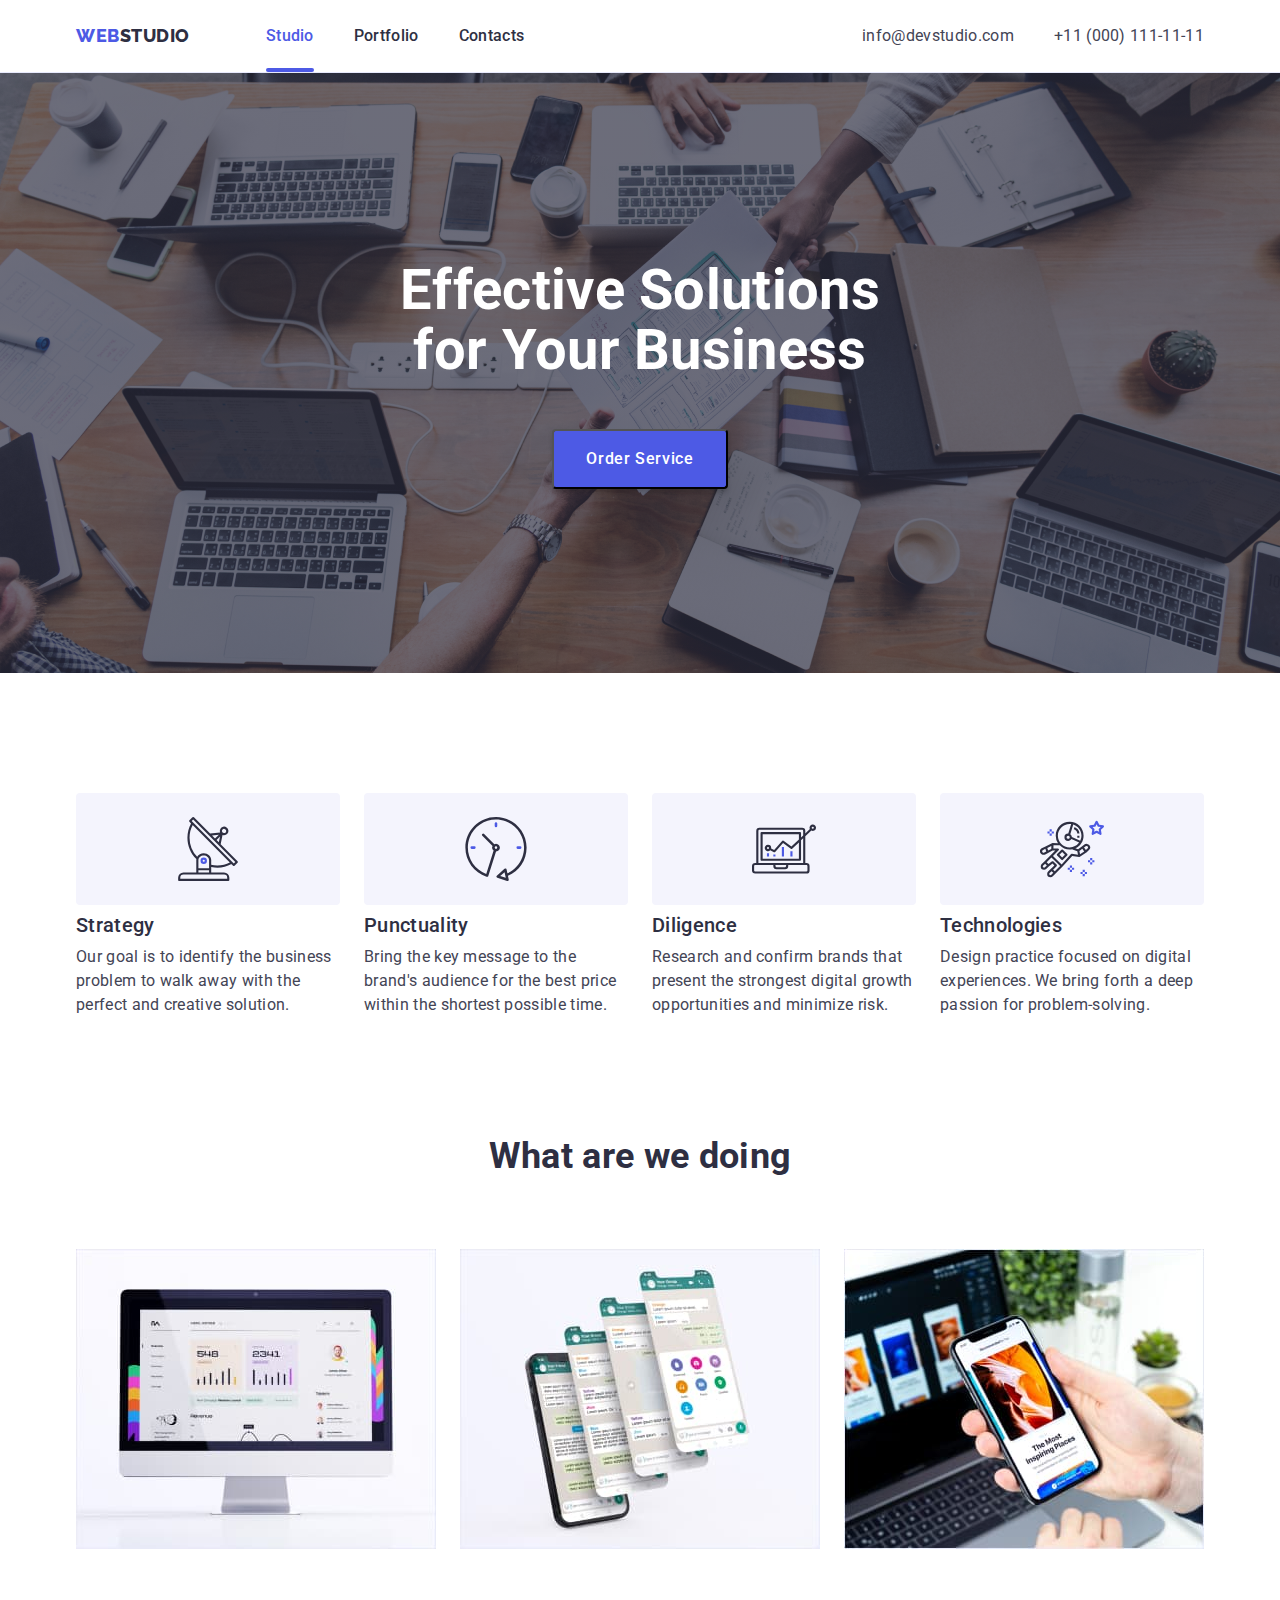
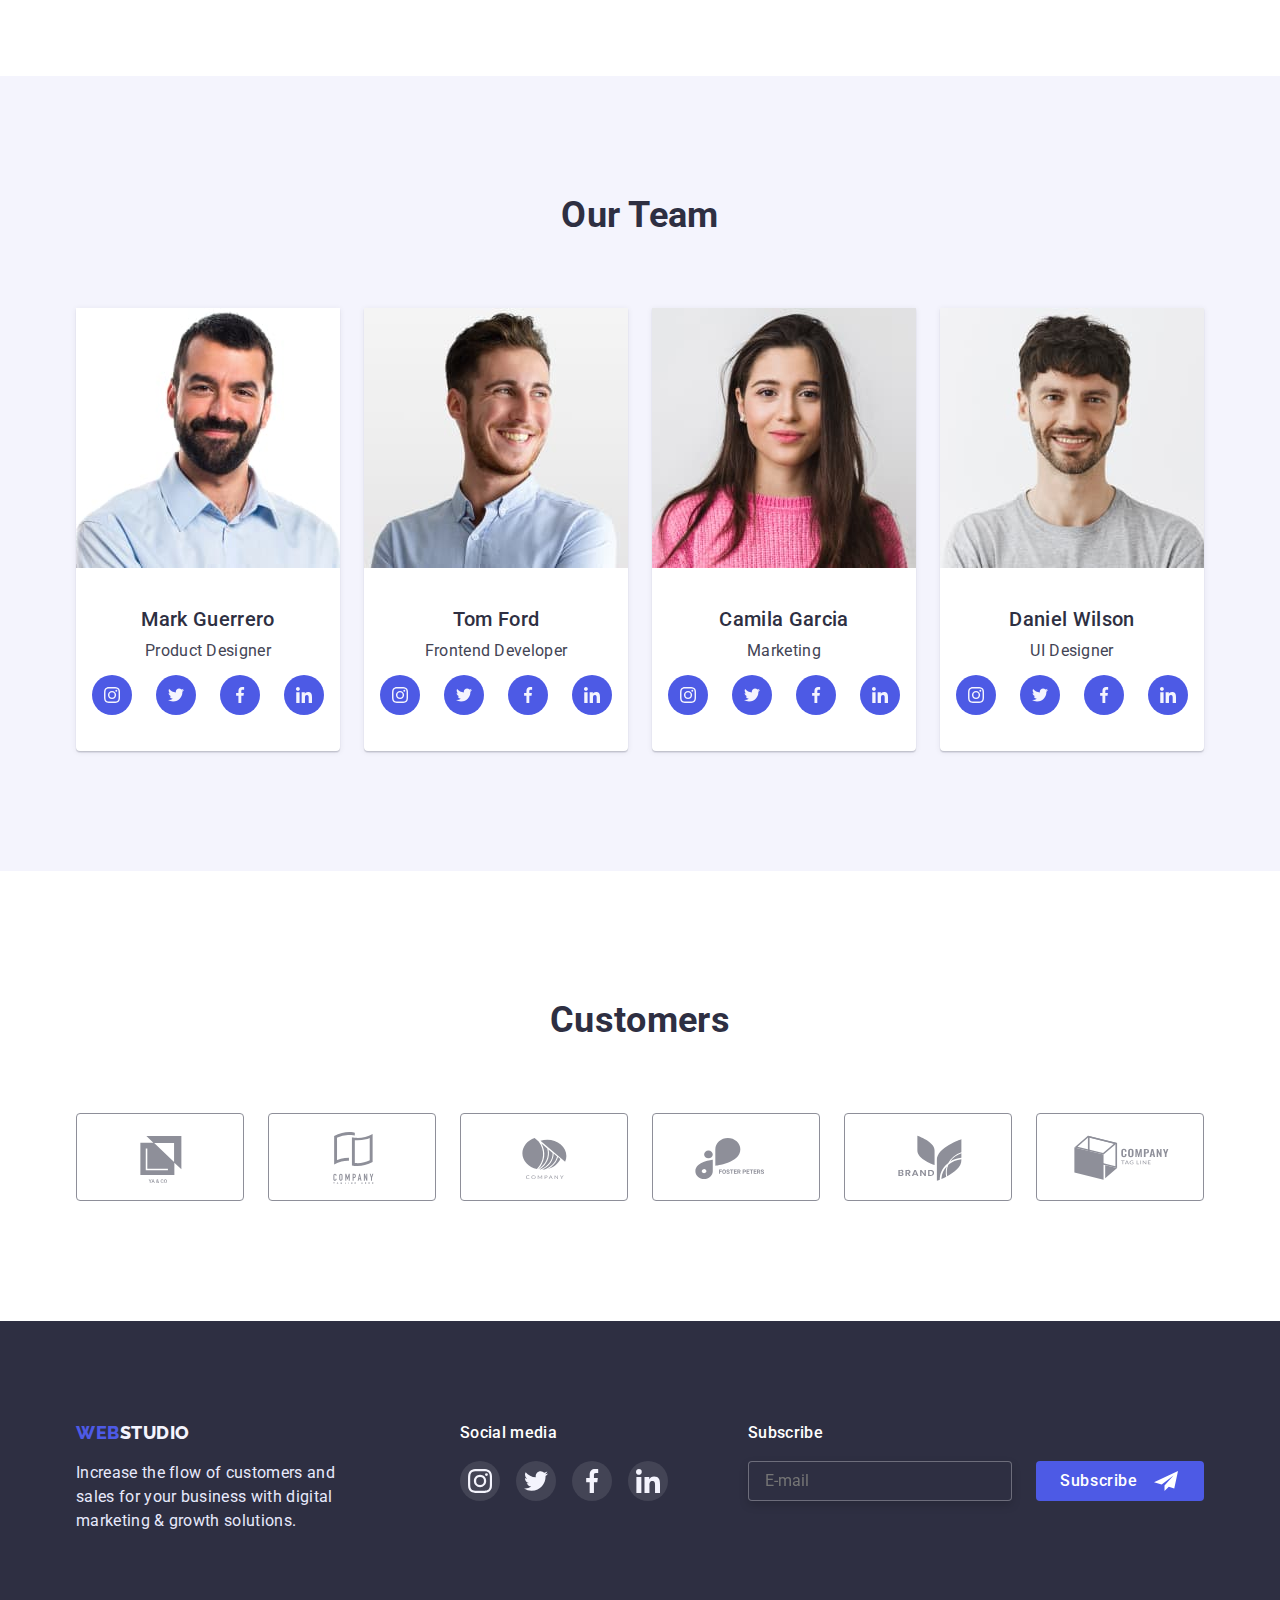
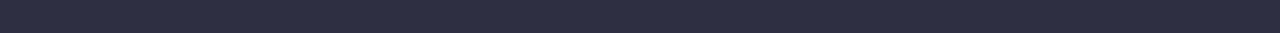
<file: index.html>
<!DOCTYPE html>
<html lang="en">
  <head>
    <meta charset="UTF-8" />
    <meta http-equiv="X-UA-Compatible" content="IE=edge" />
    <meta name="viewport" content="width=device-width, initial-scale=1.0" />
    <title>Document</title>
    <link
      rel="stylesheet"
      href="https://fonts.googleapis.com/css2?family=Raleway:wght@800&family=Roboto:wght@400;500;700&display=swap"
    />
    <link
      rel="stylesheet"
      href="https://cdnjs.cloudflare.com/ajax/libs/modern-normalize/1.1.0/modern-normalize.min.css"
    />
    <link rel="stylesheet" href="./css/styles.css" />
  </head>
  <body>
    <header class="header">
      <div class="container nav-items">
        <nav class="header-nav">
          <a href="./index.html" class="header-logo"><span>Web</span>studio</a>

          <ul class="site-nav">
            <li class="nav-item item">
              <a href="./index.html" class="link current">Studio</a>
            </li>
            <li class="nav-item item">
              <a href="./portfolio.html" class="link">Portfolio</a>
            </li>
            <li class="nav-item item"><a href="" class="link">Contacts</a></li>
          </ul>
        </nav>

        <ul class="contact-list">
          <li class="item">
            <a href="" class="contacts">info@devstudio.com</a>
          </li>
          <li class="item">
            <a href="" class="contacts">+11 (000) 111-11-11</a>
          </li>
        </ul>
      </div>
    </header>

    <main>
      <!--Hero section-->
      <section class="hero">
        <div class="container">
          <h1 class="hero-title">Effective Solutions for Your Business</h1>

          <button type="button" class="button button-hero" data-modal-open>
            Order Service
          </button>
        </div>
      </section>

      <!--Features list-->
      <section class="section">
        <h2 class="visually-hidden">Перечень услуг</h2>
        <div class="container">
          <ul class="features">
            <li class="feture-item item icon-antenna">
              <div class="feature-thumb">
                <svg class="feature-icon" width="64" height="64">
                  <use href="./images/symbol-defs.svg#icon-antenna"></use>
                </svg>
              </div>
              <h3 class="feature-title title">Strategy</h3>
              <p>
                Our goal is to identify the business problem to walk away with
                the perfect and creative solution.
              </p>
            </li>
            <li class="feture-item item">
              <div class="feature-thumb">
                <svg class="feature-icon" width="64" height="64">
                  <use href="./images/symbol-defs.svg#icon-clock"></use>
                </svg>
              </div>
              <h3 class="title">Punctuality</h3>
              <p>
                Bring the key message to the brand's audience for the best price
                within the shortest possible time.
              </p>
            </li>
            <li class="feture-item item icon-diagram">
              <div class="feature-thumb">
                <svg class="feature-icon" width="64" height="64">
                  <use href="./images/symbol-defs.svg#icon-diagram"></use>
                </svg>
              </div>
              <h3 class="title">Diligence</h3>
              <p>
                Research and confirm brands that present the strongest digital
                growth opportunities and minimize risk.
              </p>
            </li>
            <li class="feture-item item icon-astronaut">
              <div class="feature-thumb">
                <svg class="feature-icon" width="64" height="64">
                  <use href="./images/symbol-defs.svg#icon-astronaut"></use>
                </svg>
              </div>
              <h3 class="title">Technologies</h3>
              <p>
                Design practice focused on digital experiences. We bring forth a
                deep passion for problem-solving.
              </p>
            </li>
          </ul>
        </div>
      </section>

      <!--Examples photo-->
      <section class="section padding-bottom">
        <div class="container">
          <h2 class="section-title">What are we doing</h2>

          <ul class="examples">
            <li class="item">
              <img src="./images/img1.jpg" alt="Screen" width="360" />
            </li>
            <li class="item">
              <img src="./images/img2.jpg" alt="Three phones" width="360" />
            </li>
            <li class="item">
              <img src="./images/img3.jpg" alt="One phone" width="360" />
            </li>
          </ul>
        </div>
      </section>

      <!--Team section-->
      <section class="section team">
        <div class="container">
          <h2 class="section-title">Our Team</h2>

          <ul class="team">
            <li class="item">
              <img src="./images/img-mark.jpg" alt="Mark" width="264" />
              <h3 class="team-title">Mark Guerrero</h3>
              <p>Product Designer</p>
              <div class="team-thumb">
                <a class="team-link" href="">
                  <svg class="team-icon" width="16" height="16">
                    <use href="./images/symbol-defs.svg#icon-instagram"></use>
                  </svg>
                </a>
                <a class="team-link" href="">
                  <svg class="team-icon" width="16" height="16">
                    <use href="./images/symbol-defs.svg#icon-twitter"></use>
                  </svg>
                </a>
                <a class="team-link" href="">
                  <svg class="team-icon" width="16" height="16">
                    <use href="./images/symbol-defs.svg#icon-facebook"></use>
                  </svg>
                </a>
                <a class="team-link" href="">
                  <svg class="team-icon" width="16" height="16">
                    <use href="./images/symbol-defs.svg#icon-linkedin"></use>
                  </svg>
                </a>
              </div>
            </li>
            <li class="item">
              <img src="./images/img-tom.jpg" alt="Tom" width="264" />
              <h3 class="team-title">Tom Ford</h3>
              <p>Frontend Developer</p>
              <div class="team-thumb">
                <a class="team-link" href="">
                  <svg class="team-icon" width="16" height="16">
                    <use href="./images/symbol-defs.svg#icon-instagram"></use>
                  </svg>
                </a>
                <a class="team-link" href="">
                  <svg class="team-icon" width="16" height="16">
                    <use href="./images/symbol-defs.svg#icon-twitter"></use>
                  </svg>
                </a>
                <a class="team-link" href="">
                  <svg class="team-icon" width="16" height="16">
                    <use href="./images/symbol-defs.svg#icon-facebook"></use>
                  </svg>
                </a>
                <a class="team-link" href="">
                  <svg class="team-icon" width="16" height="16">
                    <use href="./images/symbol-defs.svg#icon-linkedin"></use>
                  </svg>
                </a>
              </div>
            </li>
            <li class="item">
              <img src="./images/img-camila.jpg" alt="Camila" width="264" />
              <h3 class="team-title">Camila Garcia</h3>
              <p>Marketing</p>
              <div class="team-thumb">
                <a class="team-link" href="">
                  <svg class="team-icon" width="16" height="16">
                    <use href="./images/symbol-defs.svg#icon-instagram"></use>
                  </svg>
                </a>
                <a class="team-link" href="">
                  <svg class="team-icon" width="16" height="16">
                    <use href="./images/symbol-defs.svg#icon-twitter"></use>
                  </svg>
                </a>
                <a class="team-link" href="">
                  <svg class="team-icon" width="16" height="16">
                    <use href="./images/symbol-defs.svg#icon-facebook"></use>
                  </svg>
                </a>
                <a class="team-link" href="">
                  <svg class="team-icon" width="16" height="16">
                    <use href="./images/symbol-defs.svg#icon-linkedin"></use>
                  </svg>
                </a>
              </div>
            </li>
            <li class="item">
              <img src="./images/img-daniel.jpg" alt="Daniel" width="264" />
              <h3 class="team-title">Daniel Wilson</h3>
              <p class="team-txt">UI Designer</p>
              <div class="team-thumb">
                <a class="team-link" href="">
                  <svg class="team-icon" width="16" height="16">
                    <use href="./images/symbol-defs.svg#icon-instagram"></use>
                  </svg>
                </a>
                <a class="team-link" href="">
                  <svg class="team-icon" width="16" height="16">
                    <use href="./images/symbol-defs.svg#icon-twitter"></use>
                  </svg>
                </a>
                <a class="team-link" href="">
                  <svg class="team-icon" width="16" height="16">
                    <use href="./images/symbol-defs.svg#icon-facebook"></use>
                  </svg>
                </a>
                <a class="team-link" href="">
                  <svg class="team-icon" width="16" height="16">
                    <use href="./images/symbol-defs.svg#icon-linkedin"></use>
                  </svg>
                </a>
              </div>
            </li>
          </ul>
        </div>
      </section>
    </main>

    <section class="section customer-section">
      <div class="container">
        <h2 class="section-title">Customers</h2>
        <ul class="customer-list">
          <li>
            <a class="customer-link" href="">
              <svg class="customer-icon">
                <use href="./images/symbol-defs.svg#icon-customer1"></use>
              </svg>
            </a>
          </li>
          <li>
            <a class="customer-link" href="">
              <svg class="customer-icon">
                <use href="./images/symbol-defs.svg#icon-customer2"></use>
              </svg>
            </a>
          </li>
          <li>
            <a class="customer-link" href="">
              <svg class="customer-icon">
                <use href="./images/symbol-defs.svg#icon-customer3"></use>
              </svg>
            </a>
          </li>
          <li>
            <a class="customer-link" href="">
              <svg class="customer-icon">
                <use href="./images/symbol-defs.svg#icon-customer4"></use>
              </svg>
            </a>
          </li>
          <li>
            <a class="customer-link" href="">
              <svg class="customer-icon">
                <use href="./images/symbol-defs.svg#icon-customer5"></use>
              </svg>
            </a>
          </li>
          <li>
            <a class="customer-link" href="">
              <svg class="customer-icon">
                <use href="./images/symbol-defs.svg#icon-customer6"></use>
              </svg>
            </a>
          </li>
        </ul>
      </div>
    </section>

    <!--Footer-->
    <footer class="footer">
      <div class="container footer-container">
        <div class="footer-content">
          <a href="./index.html" class="footer-logo"><span>Web</span>studio</a>
          <p>
            Increase the flow of customers and sales for your business with
            digital marketing & growth solutions.
          </p>
        </div>
        <div class="footer-media">
          <h2 class="footer-title">Social media</h2>
          <ul class="footer-list">
            <li class="footer-item">
              <a href="" class="footer-link">
                <svg class="footer-icon">
                  <use href="./images/symbol-defs.svg#icon-instagram"></use>
                </svg>
              </a>
            </li>
            <li class="footer-item">
              <a href="" class="footer-link">
                <svg class="footer-icon">
                  <use href="./images/symbol-defs.svg#icon-twitter"></use>
                </svg>
              </a>
            </li>
            <li class="footer-item">
              <a href="" class="footer-link">
                <svg class="footer-icon">
                  <use href="./images/symbol-defs.svg#icon-facebook"></use>
                </svg>
              </a>
            </li>
            <li class="footer-item">
              <a href="" class="footer-link">
                <svg class="footer-icon">
                  <use href="./images/symbol-defs.svg#icon-linkedin"></use>
                </svg>
              </a>
            </li>
          </ul>
          </div>
        
        <!-- Footer form -->
        <div class="footer-form">
          <b class="footer-title">Subscribe</b>

      <form class="footer-fom">
          <div class="footer-input-button">
            <label for="email"></label>
            <input
              class="footer-input"
              type="email"
              name="email"
              id="email"
              placeholder="E-mail"
            />

            <button class="footer-btn button" type="submit">
              Subscribe
              <svg class="footer-airplane">
                <use
                  href="./images/symbol-defs.svg#icon-airplane"
                  width="24"
                  height="24"
                ></use>
              </svg>
            </button>
          </div>
        </div>
      </form>
      </div>
    </footer>

    <!-- Modal -->
    <div class="backdrop is-hidden" data-modal>
      <div class="modal">
        <button class="close-btn" data-modal-close>
          <svg class="icon-close">
            <use href="./images/symbol-defs.svg#icon-close"></use>
          </svg>
        </button>
        <h2 class="modal-title">
          Leave your contacts and we will call you back
        </h2>
        <form class="form js-speaker-form" autocomplete="on">
          <div class="form-field">
            <label for="name" class="form-label">Name</label>
            <input class="form-input" type="text" name="name" id="name" />
            <svg class="modal-icon" width="18" height="18">
              <use href="./images/symbol-defs.svg#icon-person"></use>
            </svg>
          </div>

          <div class="form-field">
            <label for="tel" class="form-label">Phone</label>
            <input class="form-input" type="tel" name="tel" id="tel" />
            <svg class="modal-icon" width="18" height="18">
              <use href="./images/symbol-defs.svg#icon-phone"></use>
            </svg>
          </div>

          <div class="form-field">
            <label class="form-label" for="mail">Email</label>
            <input class="form-input" type="email" name="mail" id="mail" />
            <svg class="modal-icon" width="18" height="18">
              <use href="./images/symbol-defs.svg#icon-email"></use>
            </svg>
          </div>

          <div class="form-field">
            <label class="form-label" for="comment">Comment</label>
            <textarea
              class="form-input comment"
              name="comment"
              id="comment"
              cols="30"
              rows="10"
              placeholder="Text input"
            ></textarea>
          </div>

          <label class="checkbox-label">
            <input class="checkbox" type="checkbox" name="accept" value="accept" />
            <span class="checkbox-icon">
              <svg width="10" height="7">
                <use href="./images/symbol-defs.svg#icon-checked"></use>
              </svg>
            </span>
            I accept the terms and conditions of the 
            <span class="policy"><a class="link" href="">Privacy Policy</a></span>
          </label>

          <button class="modal-btn button" type="submit">Send</button>
        </form>
      </div>
    </div>

    <script src="./js/modal.js"></script>
  </body>
</html>
</file>
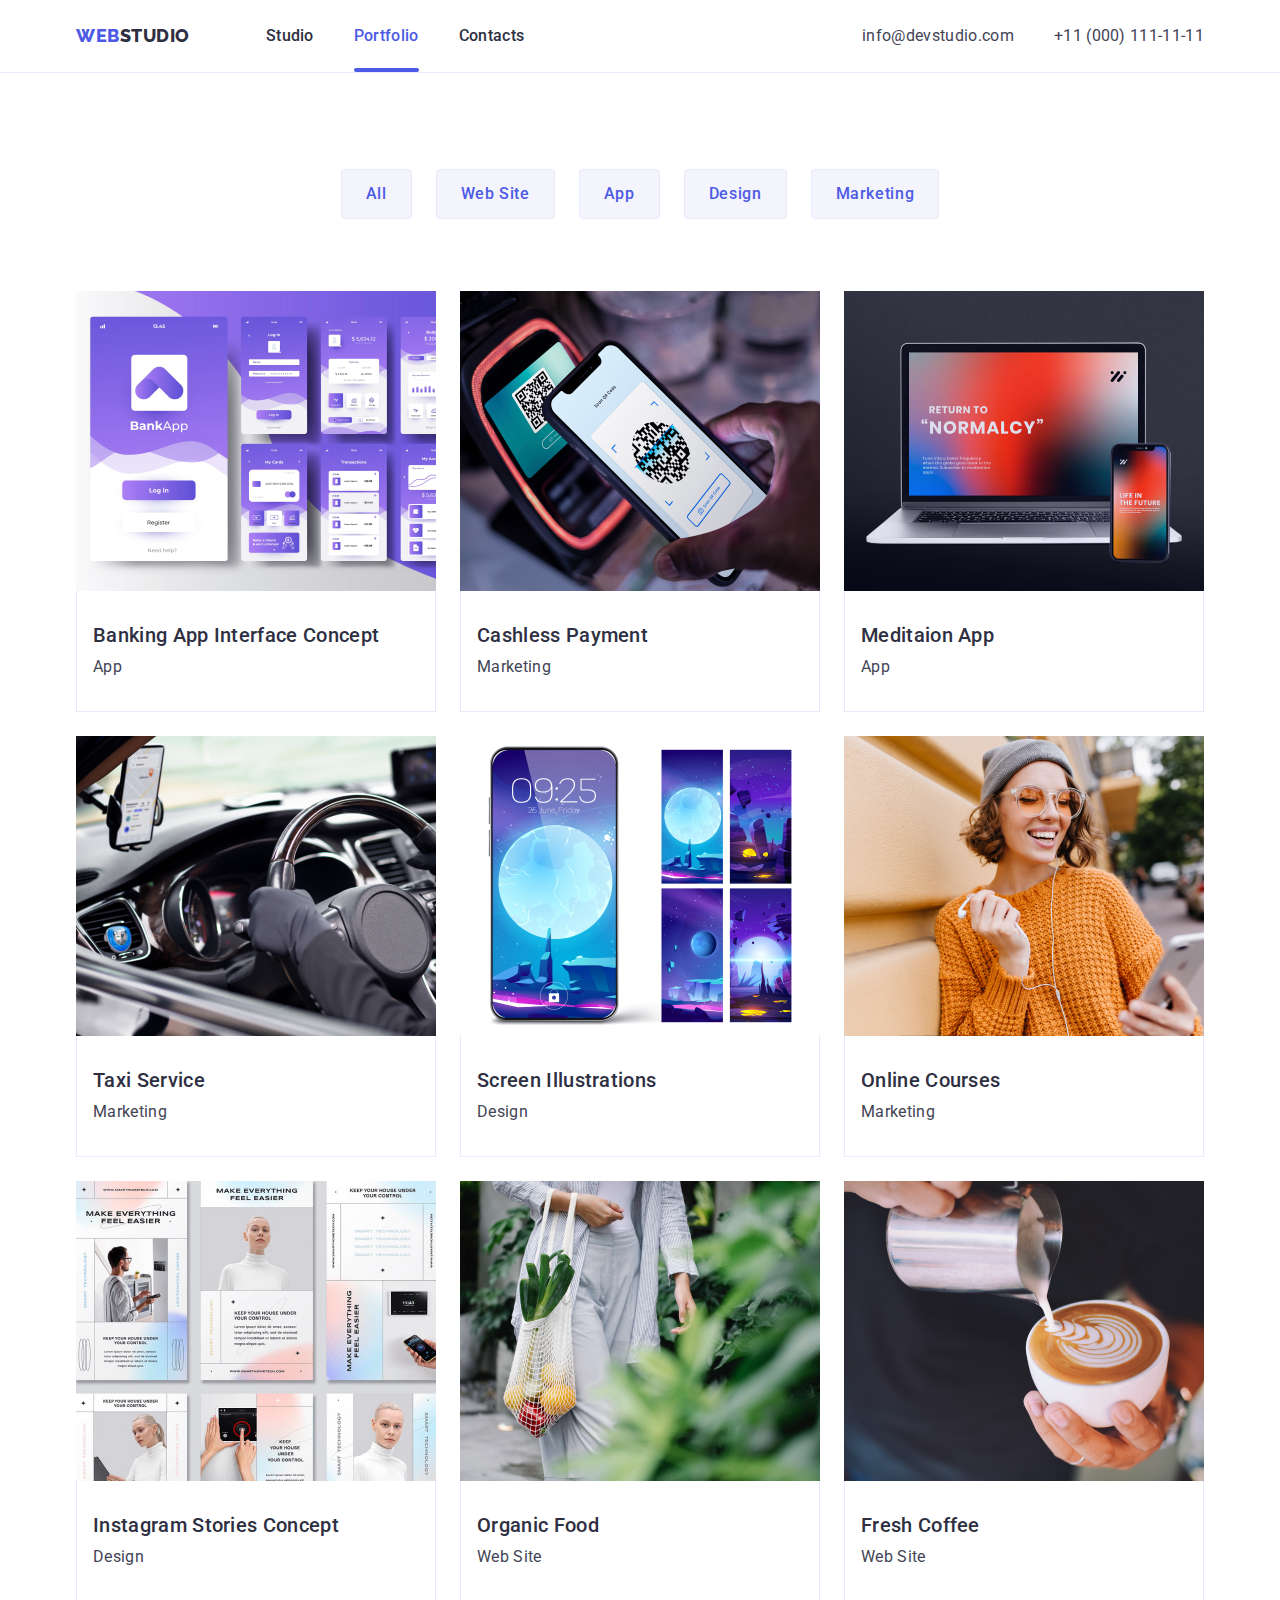
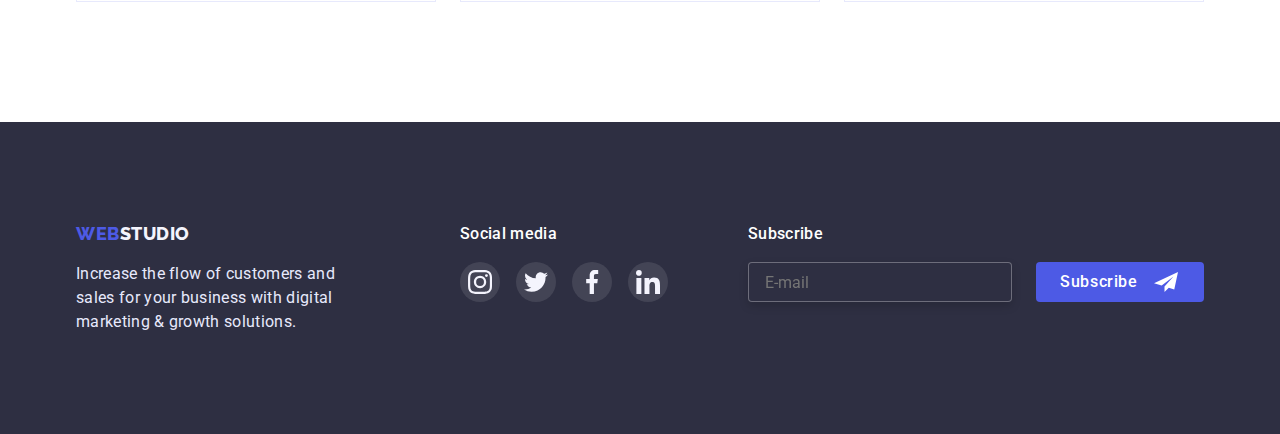
<file: portfolio.html>
<!DOCTYPE html>
<html lang="en">
  <head>
    <meta charset="UTF-8" />
    <meta http-equiv="X-UA-Compatible" content="IE=edge" />
    <meta name="viewport" content="width=device-width, initial-scale=1.0" />
    <title>Document</title>
    <link
      rel="stylesheet"
      href="https://fonts.googleapis.com/css2?family=Raleway:wght@800&family=Roboto:wght@400;500;700&display=swap"
    />
    <link
      rel="stylesheet"
      href="https://cdnjs.cloudflare.com/ajax/libs/modern-normalize/1.1.0/modern-normalize.min.css"
    />
    <link rel="stylesheet" href="./css/styles.css" />
  </head>
  <body>
    <header class="header">
      <div class="container nav-items">
        <nav class="header-nav">
          <a href="./index.html" class="header-logo"><span>Web</span>studio</a>
    
          <ul class="site-nav">
            <li class="nav-item item"><a href="./index.html" class="link">Studio</a></li>
            <li class="nav-item item"><a href="./portfolio.html" class="link current">Portfolio</a></li>
            <li class="nav-item item"><a href="" class="link">Contacts</a></li>
          </ul>
        </nav>
    
        <ul class="contact-list">
          <li class="item"><a href="" class="contacts">info@devstudio.com</a></li>
          <li class="item"><a href="" class="contacts">+11 (000) 111-11-11</a></li>
        </ul>
      </div>
    </header>

    <main>
      <section class="section-portfolio">
        <div class="container">
          <h1 class="visually-hidden">Portfolio</h1>
          <!--Filter buttons-->
          <ul class="buttons-potfolio">
            <li class="item"><button type="button" class="button filters">All</button></li>
            <li class="item">
              <button type="button" class="button filters">Web Site</button>
            </li>
            <li class="item"><button type="button" class="button filters">App</button></li>
            <li class="item">
              <button type="button" class="button filters">Design</button>
            </li>
            <li class="item">
              <button type="button" class="button filters">Marketing</button>
            </li>
          </ul>

          <!--Photo examples-->
          <ul class="portfolio">
            <li class="prtfl-items">
              <a href="" class="portfolio-card link">
                <div class="portfolio-thumb">
                <img class="img"
                  src="./portfolio.img/img1.jpg"
                  alt="banking app"
                  width="360"
                />
                <div class="portfolio-txt">
                  <p>14 Stylish and User-Friendly App Design Concepts · Task Manager App · Calorie Tracker App · Exotic Fruit Ecommerce
                    App ·
                    Cloud Storage App</p>
               </div>
                </div>
                <div class="photo-descr">
                <h2 class="portfolio-title">Banking App Interface Concept</h2>
                <p>App</p>
                </div>
              </a>
            </li>
            <li class="prtfl-items">
            <a href="" class="portfolio-card link">
              <div class="portfolio-thumb">
                <img class="img"
                  src="./portfolio.img/img2.jpg"
                  alt="Cashless Payment"
                  width="360"
                />
                <div class="portfolio-txt">
                  <p>14 Stylish and User-Friendly App Design Concepts · Task Manager App · Calorie Tracker App · Exotic Fruit Ecommerce
                    App ·
                    Cloud Storage App</p>
                </div>
                </div>
                <div class="photo-descr">
                <h2 class="portfolio-title">Cashless Payment</h2>
                <p>Marketing</p>
                </div>
              </a>
            </li class="prtfl-items">
            <li class="prtfl-items">
              <a href="" class="portfolio-card link">
                <div class="portfolio-thumb">
                <img class="img"
                  src="./portfolio.img/img3.jpg"
                  alt="Meditaion App"
                  width="360"
                />
                <div class="portfolio-txt">
                  <p>14 Stylish and User-Friendly App Design Concepts · Task Manager App · Calorie Tracker App · Exotic Fruit Ecommerce
                    App ·
                    Cloud Storage App</p>
                </div>
                </div>
                <div class="photo-descr">
                <h2 class="portfolio-title">Meditaion App</h2>
                <p>App</p>
                </div>
              </a>
            </li>
            <li class="prtfl-items">
            <a href="" class="portfolio-card link">
              <div class="portfolio-thumb">
                <img class="img"
                  src="./portfolio.img/img4.jpg"
                  alt="Taxi Service"
                  width="360"
                />
                <div class="portfolio-txt">
                  <p>14 Stylish and User-Friendly App Design Concepts · Task Manager App · Calorie Tracker App · Exotic Fruit Ecommerce
                    App ·
                    Cloud Storage App</p>
                </div>
                </div>
                <div class="photo-descr">
                <h2 class="portfolio-title">Taxi Service</h2>
                <p>Marketing</p>
                </div>
              </a>
            </li>
            <li class="prtfl-items">
            <a href="" class="portfolio-card link">
              <div class="portfolio-thumb">
                <img class="img"
                  src="./portfolio.img/img5.jpg"
                  alt="Screen Illustrations"
                  width="360"
                />
                <div class="portfolio-txt">
                  <p>14 Stylish and User-Friendly App Design Concepts · Task Manager App · Calorie Tracker App · Exotic Fruit Ecommerce
                    App ·
                    Cloud Storage App</p>
                </div>
                </div>
                <div class="photo-descr">
                <h2 class="portfolio-title">Screen Illustrations</h2>
                <p>Design</p>
                </div>
              </a>
            </li>
            <li class="prtfl-items">
              <a href="" class="portfolio-card link">
                <div class="portfolio-thumb">
                <img class="img"
                  src="./portfolio.img/img6.jpg"
                  alt="Woman with phone"
                  width="360"
                />
                <div class="portfolio-txt">
                  <p>14 Stylish and User-Friendly App Design Concepts · Task Manager App · Calorie Tracker App · Exotic Fruit Ecommerce
                    App ·
                    Cloud Storage App</p>
                </div>
                </div>
                <div class="photo-descr">
                <h2 class="portfolio-title">Online Courses</h2>
                <p>Marketing</p>
                </div>
              </a>
            </li>
            <li class="prtfl-items">
              <a href="" class="portfolio-card link">
                <div class="portfolio-thumb">
                <img class="img"
                  src="./portfolio.img/img7.jpg"
                  alt="Instagram Stories"
                  width="360"
                />
                <div class="portfolio-txt">
                  <p>14 Stylish and User-Friendly App Design Concepts · Task Manager App · Calorie Tracker App · Exotic Fruit Ecommerce
                    App ·
                    Cloud Storage App</p>
                </div>
                </div>
                <div class="photo-descr">
                <h2 class="portfolio-title">Instagram Stories Concept</h2>
                <p>Design</p>
                </div>
              </a>
            </li>
            <li class="prtfl-items">
              <a href="" class="portfolio-card link">
                <div class="portfolio-thumb">
                <img class="img"
                  src="./portfolio.img/img8.jpg"
                  alt="Organic Food"
                  width="360"
                />
                <div class="portfolio-txt">
                  <p>14 Stylish and User-Friendly App Design Concepts · Task Manager App · Calorie Tracker App · Exotic Fruit Ecommerce
                    App ·
                    Cloud Storage App</p>
                </div>
                </div>
                <div class="photo-descr">
                <h2 class="portfolio-title">Organic Food</h2>
                <p>Web Site</p>
                </div>
              </a>
            </li>
            <li class="prtfl-items">
              <a href="" class="portfolio-card link">
                <div class="portfolio-thumb">
                <img class="img"
                  src="./portfolio.img/img9.jpg"
                  alt="Fresh Coffee"
                  width="360"
                />
                <div class="portfolio-txt">
                  <p>14 Stylish and User-Friendly App Design Concepts · Task Manager App · Calorie Tracker App · Exotic Fruit Ecommerce
                    App ·
                    Cloud Storage App</p>
                </div>
                </div>
                <div class="photo-descr">
                <h2 class="portfolio-title">Fresh Coffee</h2>
                <p>Web Site</p>
                </div>
              </a>
            </li>
          </ul>
        </div>
      </section>
    </main>

    <!--Footer-->
    <footer class="footer">
      <div class="container footer-container">
        <div class="footer-content">
          <a href="./index.html" class="footer-logo"><span>Web</span>studio</a>
          <p>
            Increase the flow of customers and sales for your business with
            digital marketing & growth solutions.
          </p>
        </div>
        <div class="footer-media">
          <h2 class="footer-title">Social media</h2>
          <ul class="footer-list">
            <li class="footer-item">
              <a href="" class="footer-link">
                <svg class="footer-icon">
                  <use href="./images/symbol-defs.svg#icon-instagram"></use>
                </svg>
              </a>
            </li>
            <li class="footer-item">
              <a href="" class="footer-link">
                <svg class="footer-icon">
                  <use href="./images/symbol-defs.svg#icon-twitter"></use>
                </svg>
              </a>
            </li>
            <li class="footer-item">
              <a href="" class="footer-link">
                <svg class="footer-icon">
                  <use href="./images/symbol-defs.svg#icon-facebook"></use>
                </svg>
              </a>
            </li>
            <li class="footer-item">
              <a href="" class="footer-link">
                <svg class="footer-icon">
                  <use href="./images/symbol-defs.svg#icon-linkedin"></use>
                </svg>
              </a>
            </li>
          </ul>
        </div>
        <!-- Footer form -->
        <div class="footer-form">
          <h2 class="footer-title">Subscribe</h2>
    
          <div class="footer-input-button">
            <label for="email"></label>
            <input class="footer-input" type="email" name="email" id="email" placeholder="E-mail" />
    
            <button class="footer-btn button" type="submit">
              Subscribe
              <svg class="footer-airplane">
                <use href="./images/symbol-defs.svg#icon-airplane" width="24" height="24"></use>
              </svg>
            </button>
          </div>
        </div>
      </div>
    </footer>
  </body>
</html>
</file>
<file: css/styles.css>
:root {
    --heading-text-color: #2E2F42;
    --primary-text-color: #434455;
    --hero-title-color: #FFFFFF;
    --hover-focus-color: #4D5AE5;
    --footer-logo-color: #F4F4FD;
    --footer-text: #E7E9FC;
    --button-backgrnd-color-accent: #404BBF;
    --customer-bg-cl: #8E8F99;
    --footer-10-link-bg: rgba(255, 255, 255, 0.1);
    --green-cl: #31D0AA;
    --modal-bg: #FCFCFC;
     

}

body {
    background-color: #FFFFFF;
    color: var(--primary-text-color);
    font-family: Roboto, sans-serif;
    letter-spacing: 0.02em;
    font-weight: 400;
    font-size: 16px;
    line-height: 1.5;
}

ul {
    padding: 0;
    margin: 0;
    list-style: none;
}


/* header logo */
.header {
    border-bottom: 1px solid var(--footer-text);
}
.header-logo {
    color: var(--heading-text-color); 
    font-family: 'Raleway';
    font-weight: 800;
    font-size: 18px;
    line-height: 1.33;
    letter-spacing: 0.03em;
    text-transform: uppercase;
    text-decoration: none;

    transition: color 250ms cubic-bezier(0.4, 0, 0.2, 1);

}
.header-logo span {
    color: var(--hover-focus-color);
    
}
.header-logo:hover,
.header-logo:focus {
    color: var(--hover-focus-color);
}

.nav-items {
    display: flex;
    align-items: center;
}

.header-nav {
    display: flex;
    align-items: center;
}

/* Site nav */
.site-nav .link {
    display: block;
    padding-top: 24px;
    padding-bottom: 24px;

    color: var(--heading-text-color);
    font-weight: 500;
    font-size: 16px;
    line-height: 1.5;
    text-decoration: none;

    transition: color 250ms cubic-bezier(0.4, 0, 0.2, 1);
}

.site-nav .link:hover, 
.site-nav .link:focus {
    color: var(--hover-focus-color);
}

.site-nav .link.current {
    color: var(--hover-focus-color);
}

.site-nav {
    display: flex;
    margin-left: 76px;
}

.site-nav .item + .item {
    margin-left: 40px;
}

.nav-item {
    position: relative;
}

.current::after {
    position: absolute;
    display: inline-block;
    content: "";
    width: 100%;
    height: 4px;
    left: 0;
    bottom: 0;
    background-color: var(--hover-focus-color);
    border-radius: 2px;
}

/* contacts */
.contacts {
    color: var(--primary-text-color);
    font-size: 16px;
    line-height: 1.5;
    text-decoration: none;

    transition: color 250ms cubic-bezier(0.4, 0, 0.2, 1);
}

.contacts:hover,
.contacts:focus {
    color: var(--hover-focus-color);
}

.contact-list {
    display: flex;
    margin-left: auto;
}

.contact-list .item + .item {
    margin-left: 40px;
}

/* Container */
.container {
    margin-left: auto;
    margin-right: auto;
    width: 1158px;
    padding-left: 15px;
    padding-right: 15px;
    /* outline: 1px solid tomato; */
}


/* Hero */
.hero {
    padding-top: 188px;
    padding-bottom: 188px;

    text-align: center;
    background-color: var(--primary-text-color);

    background-image: linear-gradient(
    to right,    
    rgba(46, 47, 66, 0.7),
    rgba(46, 47, 66, 0.7)),
    
    url(../images/people-office-hero.jpg);

    background-repeat: no-repeat;
    background-position: center;
    background-size: cover;
    margin-right: auto;
    margin-left: auto;
    max-width: 1440px;
    height: 600px;
    

}

.hero-title {
    margin-left: auto;
    margin-right: auto;
    margin-top: 0;
    margin-bottom: 48px;
    width: 494px;

    color: var(--hero-title-color);
    font-weight: 700;
    font-size: 56px;
    line-height: 1.07;

}

/* Hidden */
.visually-hidden {
    position: absolute;
    width: 1px;
    height: 1px;
    margin: -1px;
    border: 0;
    padding: 0;

    white-space: nowrap;
    clip-path: inset(100%);
    clip: rect(0 0 0 0);
    overflow: hidden;
}

/* Section */
.section {
   /* background-color: aqua; */
   padding-top: 120px;
   padding-bottom: 120px;
}

.section.padding-bottom {
    padding-top: 0;
    padding-bottom: 120px;
}



.section-title {
    margin-top: 0;
    margin-bottom: 72px;

    color: var(--heading-text-color);
    font-style: 400;
    font-weight: 700;
    font-size: 36px;
    line-height: 1.11;
    text-align: center;
}


/* Features and Team */
.features {
    display: flex;
}

.features .item + .item {
    margin-left: 24px;
}

.features .item {
    min-width: 264px;
}

.features .title,
.team-title {
    margin-top: 0;
    margin-bottom: 8px;

    color: var(--heading-text-color);
    font-weight: 500;
    font-size: 20px;
    line-height: 1.2;   
}

.features p {
    margin-top: 0;
    margin-bottom: 0;
}

.feature-thumb {
    display: flex;
    background-color: var(--footer-logo-color);
    width: 264px;
    height: 112px;
    border-radius: 4px;
    justify-content: center;
    align-items: center;
    margin-bottom: 8px;
}

.feature-icon {
    
}

/* what are  we doing */
.examples {
    display: flex;
}

.examples .item + .item {
    margin-left: 24px;
}

/* Team  */
.team {
    display: flex;
}

.team .item {
    text-align: center;
    padding: 0px 0px 32px;

    background: var(--hero-title-color);
    box-shadow: 0px 1px 6px rgba(46, 47, 66, 0.08), 0px 1px 1px rgba(46, 47, 66, 0.16), 0px 2px 1px rgba(46, 47, 66, 0.08);
    border-radius: 0px 0px 4px 4px;
}

.team .item + .item {
    margin-left: 24px;
}

.section.team {
    background-color: var(--footer-logo-color);
}

.team img {
    margin-bottom: 32px;
}

.team p {
    margin-top: 0;
    margin-bottom: 8px;
}

.team-link {
    display: flex;
    text-decoration: none;
    background-color: var(--hover-focus-color);
    width: 40px;
    height: 40px;
    border-radius: 50%;
    justify-content: center;
    align-items: center;

    transition: color 250ms cubic-bezier(0.4, 0, 0.2, 1);
}

.team-link:hover,
.team-link:focus {
    background-color: var(--button-backgrnd-color-accent);
}

.team-thumb {
    display: flex;
    gap: 24px;
    justify-content: center;
    padding-top: 4px;
    padding-bottom: 4px;

}

.team-icon {
  fill: var(--footer-logo-color);  
}

/* CUSTOMERS */

.customer-section {
    padding-top: 130px;
    padding-bottom: 120px;
}

.customer-list {
    display: flex;
    gap: 24px;
}

.customer-icon {
    width: 104px;
    height: 56px;
    fill: var(--customer-bg-cl);

    transition: color 250ms cubic-bezier(0.4, 0, 0.2, 1);
}

.customer-link {
    display: flex;
    border: 1px solid var(--customer-bg-cl);
    border-radius: 4px;
    width: 168px;
    height: 88px;
    justify-content: center;
    align-items: center;

    transition: color 250ms cubic-bezier(0.4, 0, 0.2, 1);
}

.customer-link:hover .customer-icon,
.customer-icon:focus .customer-icon {
    fill: var(--button-backgrnd-color-accent);
}

.customer-link:hover,
.customer-link:focus {
    border-color: var(--button-backgrnd-color-accent);
}


/* Buttons */
.button {
    display: inline-block;

    color: var(--hero-title-color);
    background-color: var(--hover-focus-color);
    cursor: pointer;
    font-family: 'Roboto';
    font-weight: 500;
    font-size: 16px;
    line-height: 1.5;
    letter-spacing: 0.04em;
    border-radius: 4px;
    text-align: center;
}
.button.filters {
    padding: 12px 24px;

    color: var(--hover-focus-color);
    background-color: var(--footer-logo-color);
    border: 1px solid var(--footer-text);

    transition: color 250ms cubic-bezier(0.4, 0, 0.2, 1),
    background-color 250ms cubic-bezier(0.4, 0, 0.2, 1),
    box-shadow 250ms cubic-bezier(0.4, 0, 0.2, 1);
}

.button.filters:hover,
.button.filters:focus {
    color: var(--hero-title-color);
    background-color: var(--button-backgrnd-color-accent);
    box-shadow: 0px 3px 1px rgba(0, 0, 0, 0.1), 0px 2px 1px rgba(0, 0, 0, 0.08), 0px 2px 2px rgba(0, 0, 0, 0.12);
    border: none;
}

.button-hero {
    padding: 16px 32px;
    min-width: 169px;
    box-shadow: 0px 4px 4px rgba(0, 0, 0, 0.15);

    transition: background-color 250ms cubic-bezier(0.4, 0, 0.2, 1);
}

.button-hero:hover,
.button-hero:focus {
    background: var(--button-backgrnd-color-accent)
}


.buttons-potfolio {
    display: flex;
    justify-content: center;
    margin-bottom: 72px;
}

.buttons-potfolio .item + .item {
    margin-left: 24px;
}


/* Footer */
.footer-logo {
    color: var(--footer-logo-color);
    font-family: Raleway;
    font-weight: 800;
    font-size: 18px;
    line-height: 1.33;
    letter-spacing: 0.03em;
    text-transform: uppercase;
    text-decoration: none;
}
.footer-logo span {
    color: var(--hover-focus-color);
}
.footer p {
    margin-top: 0;
    margin-bottom: 0;

    color: var(--footer-text);   
}

.footer {
    padding-top: 100px;
    padding-bottom: 100px;

    background-color: var(--heading-text-color);
}

.footer-content {
    width: 264px;
    margin-right: 120px;
}
.footer-content a {
    display: inline-block;
    margin-bottom: 16px;
}

.footer-container {
    display: flex;

}

.footer-title {
    display: inline-block;
    margin-bottom: 16px;
    margin-top: 0;

    font-weight: 500;
    font-size: 16px;
    line-height: calc(24 / 16);
    color: var(--hero-title-color);
}

.footer-list {
    display: flex;
    gap: 16px;
}

.footer-icon {
    width: 24px;
    height: 24px;
    fill: var(--footer-logo-color);
}

.footer-link {
    display: flex;
    justify-content: center;
    align-items: center;
    width: 40px;
    height: 40px;
    background-color: var(--footer-10-link-bg);
    border-radius: 50%;  

    transition: background-color 250ms cubic-bezier(0.4, 0, 0.2, 1);
}

.footer-link:hover,
.footer-link:focus {
    background-color: var(--green-cl);
}

.footer-media {
    margin-right: 80px;
}


/* Styles for portfolio */
.portfolio-title {
    margin-top: 0;
    margin-bottom: 8px;

    color: var(--heading-text-color);
    font-family: 'Roboto';
    font-weight: 500;
    font-size: 20px;
    line-height: 1.2;
}

.portfolio p {
    margin-top: 0;
    margin-bottom: 0;

    color: var(--primary-text-color);
    font-family: 'Roboto';  
}

 .section-portfolio {
    padding-top: 96px;
    padding-bottom: 120px;
 }

 .link {
    text-decoration: none;
    display: inline-block;
 }

 .portfolio {
    display: flex;
    flex-wrap: wrap;
 }

 .photo-descr {
    padding-top: 32px;
    padding-bottom: 32px;
    border: 1px solid var(--footer-text);
    border-top: none;
    padding-left: 16px;
 }

 .prtfl-items {
    width: calc((100% - 48px) / 3);
    margin-right: 24px;
    margin-bottom: 24px;
    box-shadow: none;

    transition: box-shadow 250ms cubic-bezier(0.4, 0, 0.2, 1);

 }

 .prtfl-items:nth-child(3n) {
    margin-right: 0;
 }  

 .prtfl-items:nth-last-child(-n + 3) {
    margin-bottom: 0;
 }

 .img {
    display: block;
 }

 .prtfl-items:hover,
 .prtfl-items:focus {
    box-shadow: 0px 1px 6px rgba(46, 47, 66, 0.08), 0px 1px 1px rgba(46, 47, 66, 0.16), 0px 2px 1px rgba(46, 47, 66, 0.08);
 }

 .portfolio-thumb {
    position: relative;

    overflow: hidden;
 }

 .portfolio-txt {
    position: absolute;
    display: inline-block;
    width: 296px;
    top: 40px;
    left: 32px;

    transform: translateY(270%);
    transition: transform 250ms cubic-bezier(0.4, 0, 0.2, 1),
            opacity 250ms cubic-bezier(0.4, 0, 0.2, 1);

    opacity: 0;
 }

 .portfolio-thumb::before {
    position: absolute;
    content: "";
    display: inline-block;
    width: 100%;
    height: 100%;

    transform: translateY(100%);
    transition: transform 250ms cubic-bezier(0.4, 0, 0.2, 1),
    opacity 250ms cubic-bezier(0.4, 0, 0.2, 1);

    opacity: 0;
    background-color: var(--hover-focus-color);
 }

 .portfolio-card:hover .portfolio-txt,
 .portfolio-card:focus .portfolio-txt {
    opacity: 1;
    transform: translateY(0);
 }

 .portfolio-card:hover .portfolio-thumb::before,
 .portfolio-card:focus .portfolio-thumb::before {
    opacity: 1;
    transform: translateY(0);
 }


 .portfolio-txt p {
    color: var(--footer-logo-color);
 }
 


 /* ========== M O D A L ========== */
.backdrop {
    position: fixed;
    top: 0;
    left: 0;
    width: 100%;
    height: 100%;
    background-color: rgba(46, 47, 66, 0.4);

    opacity: 1;
    transition: opacity 250ms cubic-bezier(0.4, 0, 0.2, 1);
}

.backdrop.is-hidden {
    opacity: 0;
    pointer-events: none;
}

.backdrop.is-hidden .modal {
    transform: translate(-50%, -50%) scale(0.85);
    opacity: 0;
}

.modal {
    position: absolute;
    top: 50%;
    left: 50%;
    padding: 24px;

    min-width: 408px;
    min-height: 576px;
    background-color: var(--modal-bg);

    opacity: 1;

    transform: translate(-50%, -50%) scale(1);
    transition: transform 250ms cubic-bezier(0.4, 0, 0.2, 1), opacity 250ms cubic-bezier(0.4, 0, 0.2, 1);
}

.close-btn {
    display: flex;
    justify-content: center;
    align-items: center;
    width: 24px;
    height: 24px;

    margin-left: auto;
    margin-bottom: 24px;

    border-radius: 50%;
    border: 1px solid rgba(0, 0, 0, 0.1);
    background-color: var(--footer-text);
    cursor: pointer;

    transition: border-color 250ms cubic-bezier(0.4, 0, 0.2, 1),
    box-shadow 250ms cubic-bezier(0.4, 0, 0.2, 1);

}

.close-btn:hover,
.close-btn:focus {
    border-color: var(--footer-text);
    box-shadow: 0px 1px 6px rgba(46, 47, 66, 0.08), 0px 1px 1px rgba(46, 47, 66, 0.16), 0px 2px 1px rgba(46, 47, 66, 0.08);
}

.icon-close {
    width: 8px;
    height: 8px;
}

textarea {
    resize: none;
}

.modal-title {
    margin-bottom: 16px;

    font-weight: 600;
    font-size: 16px;
    text-align: center;

}

.form{
    width: 360px;
    margin-left: auto;
    margin-right: auto;
}

.form-field {
    position: relative;
    display: flex;
    flex-direction: column;
    margin-bottom: 8px;
}

.form-field textarea::placeholder {
    font-size: 12px;
    line-height: 14px;
    color: rgba(117, 117, 117, 0.5);
}

.form-input {
    display: block;
    width: 360px;
    height: 40px;
    padding-top: 8px;
    padding-right: 16px;
    padding-left: 34px;
    padding-bottom: 8px;
    border: 1px solid rgba(33, 33, 33, 0.2);
    border-radius: 4px;

    transition: outline 250ms cubic-bezier(0.4, 0, 0.2, 1);
}


.form-input.comment {
    height: 120px;
    margin-bottom: 16px;
    padding-left: 16px;
}

.form-label {
    margin-bottom: 4px;
    font-size: 12px;
    line-height: 14px;
    color: var(--customer-bg-cl);
}

.form input[type="checkbox"] {
  
}

.checkbox {
    appearance: none;
}

.checkbox-label {
    display: flex;
    margin-bottom: 24px;
    align-items: center;
    font-size: 12px;
    line-height: 1.3;
    color: #757575;
}

.checkbox-icon {
    display: flex;
    width: 16px;
    height: 16px;
    margin-right: 8px;
    border: 1.25px solid var(--heading-text-color);
    border-radius: 2px;
    justify-content: center;
    align-items: center;

    transition: border-color 250ms cubic-bezier(0.4, 0, 0.2, 1),
    background-color 250ms cubic-bezier(0.4, 0, 0.2, 1),
    background-origin 250ms cubic-bezier(0.4, 0, 0.2, 1);
}

.checkbox:checked + .checkbox-icon {
    border-color: var(--hover-focus-color);
    background-color: var(--hover-focus-color);
    background-origin: border-box;
}

.policy .link {
    margin-left: 4px;
    color: var(--hover-focus-color);
}

.modal-btn {
    display: flex;
    margin-left: auto;
    margin-right: auto;
    justify-content: center;
    border: none;
    padding: 16px 32px;
    min-width: 170px;
}

.modal-icon {
    position: absolute;
    top: 29px;
    left: 16px;

    transition: fill 250ms cubic-bezier(0.4, 0, 0.2, 1);

}

.form-input:focus ~ .modal-icon {
    fill: var(--hover-focus-color);
}

.form-input:focus {
    outline: 1px solid var(--hover-focus-color);
}



/* ==========FOOTER FORM========== */

.modal-descr {
    display: block;
    margin-bottom: 16px;
}
.footer-btn {
    border: none;
    display: flex;
    padding: 8px 24px;
    min-width: 168px;
    height: 40px;
    align-items: center;
}

.footer-input {
    width: 264px;
    height: 40px;
    padding: 8px 16px;
    margin-right: 24px;

    color: var(--footer-text);
    border: 1px solid rgba(255, 255, 255, 0.3);
    border-radius: 4px;
    background-color: var(--heading-text-color);
    filter: drop-shadow(0px 4px 4px rgba(0, 0, 0, 0.15));
}

.footer-input-button {
    display: flex;
}

.footer-airplane {
    width: 24px;
    height: 24px;
    margin-left: 16px;
}
</file>
